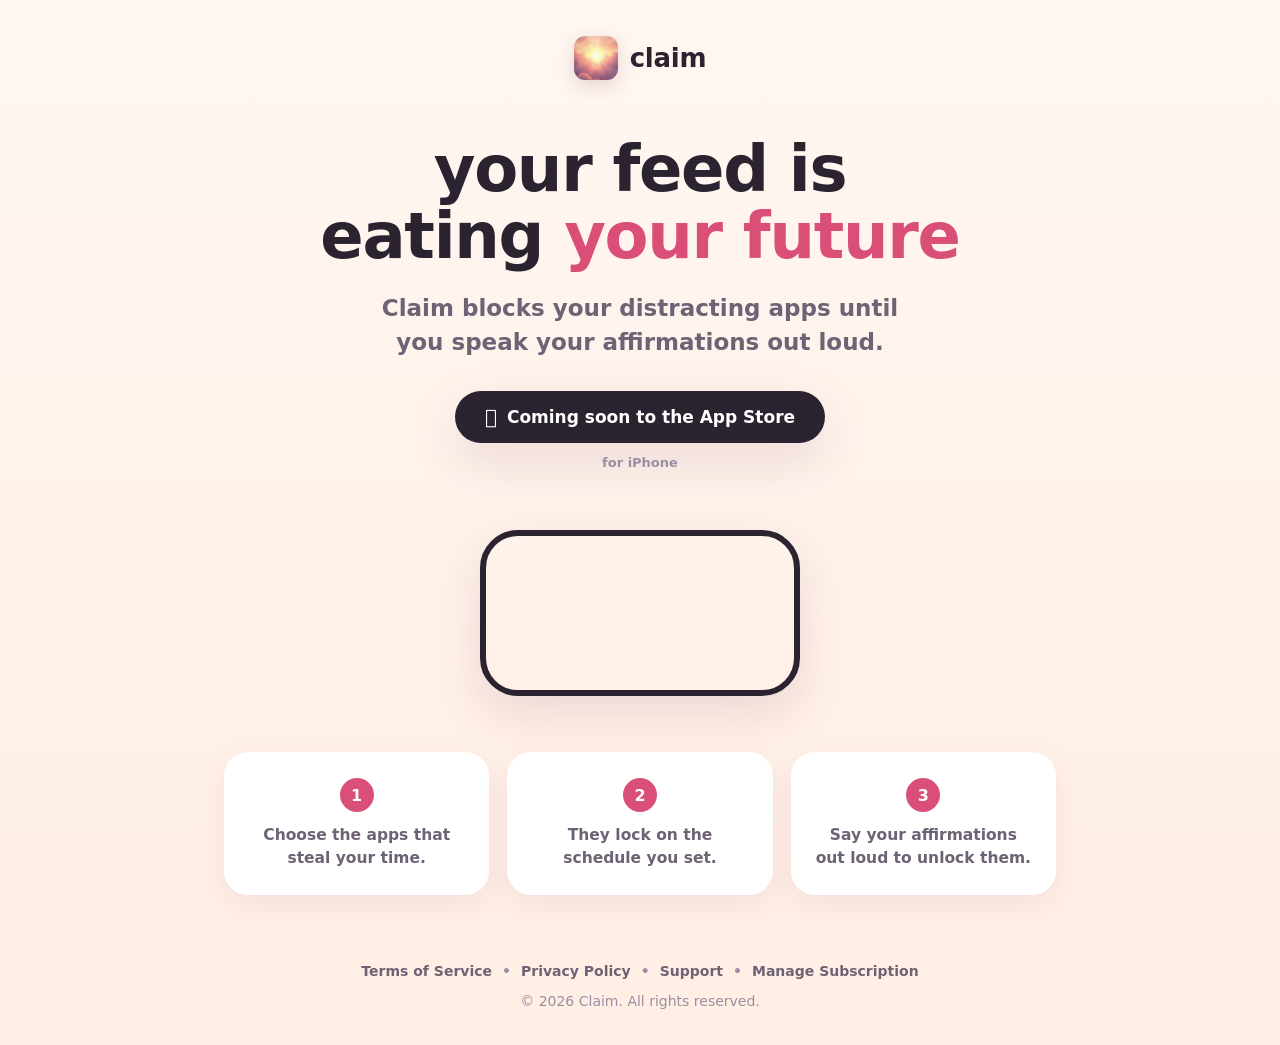
<file: index.html>
<!doctype html>
<html lang="en">
<head>
  <meta charset="utf-8">
  <meta name="viewport" content="width=device-width, initial-scale=1">
  <title>Claim — Affirmation &amp; Manifestation Screen Lock</title>
  <meta name="description" content="Claim blocks your distracting apps until you speak your affirmations out loud. Turn doomscrolling into a daily manifestation practice.">
  <link rel="canonical" href="https://claim-affirmations.com/">
  <link rel="icon" type="image/png" href="/assets/favicon.png">
  <link rel="apple-touch-icon" href="/assets/icon-192.png">
  <meta name="theme-color" content="#fff7f1">
  <meta property="og:type" content="website">
  <meta property="og:title" content="Claim — Affirmation &amp; Manifestation Screen Lock">
  <meta property="og:description" content="Block your distracting apps until you speak your affirmations out loud.">
  <meta property="og:url" content="https://claim-affirmations.com/">
  <meta property="og:image" content="https://claim-affirmations.com/assets/icon.png">
  <link rel="stylesheet" href="/styles.css">
</head>
<body>
  <header>
    <a href="/" aria-label="Claim home">
      <img src="/assets/icon-192.png" alt="" width="44" height="44">
      <span class="wordmark">claim</span>
    </a>
  </header>

  <main>
    <section class="hero">
      <h1>your feed is eating <span class="accent">your future</span></h1>
      <p class="solution">Claim blocks your distracting apps until you speak your affirmations out loud.</p>
      <a class="cta" href="#" aria-disabled="true">
        <span class="apple-glyph">&#63743;</span>
        Coming soon to the App&nbsp;Store
      </a>
      <span class="cta-note">for iPhone</span>
    </section>

    <section class="demo" aria-label="App preview">
      <video src="/assets/hero.mp4" autoplay muted loop playsinline aria-hidden="true"></video>
    </section>

    <section class="steps" aria-label="How it works">
      <div class="step">
        <span class="num">1</span>
        <p>Choose the apps that steal your time.</p>
      </div>
      <div class="step">
        <span class="num">2</span>
        <p>They lock on the schedule you set.</p>
      </div>
      <div class="step">
        <span class="num">3</span>
        <p>Say your affirmations out loud to unlock them.</p>
      </div>
    </section>
  </main>

  <footer>
    <nav>
      <a href="/terms/">Terms of Service</a>
      <span class="dot">&bull;</span>
      <a href="/privacy/">Privacy Policy</a>
      <span class="dot">&bull;</span>
      <a href="/support/">Support</a>
      <span class="dot">&bull;</span>
      <a href="https://apps.apple.com/account/subscriptions">Manage Subscription</a>
    </nav>
    <p>&copy; 2026 Claim. All rights reserved.</p>
  </footer>

  <script>
    // Respect Reduce Motion: stop the looping demo video.
    if (window.matchMedia("(prefers-reduced-motion: reduce)").matches) {
      document.querySelectorAll("video").forEach(function (v) { v.removeAttribute("autoplay"); v.pause(); });
    }
  </script>
</body>
</html>
</file>
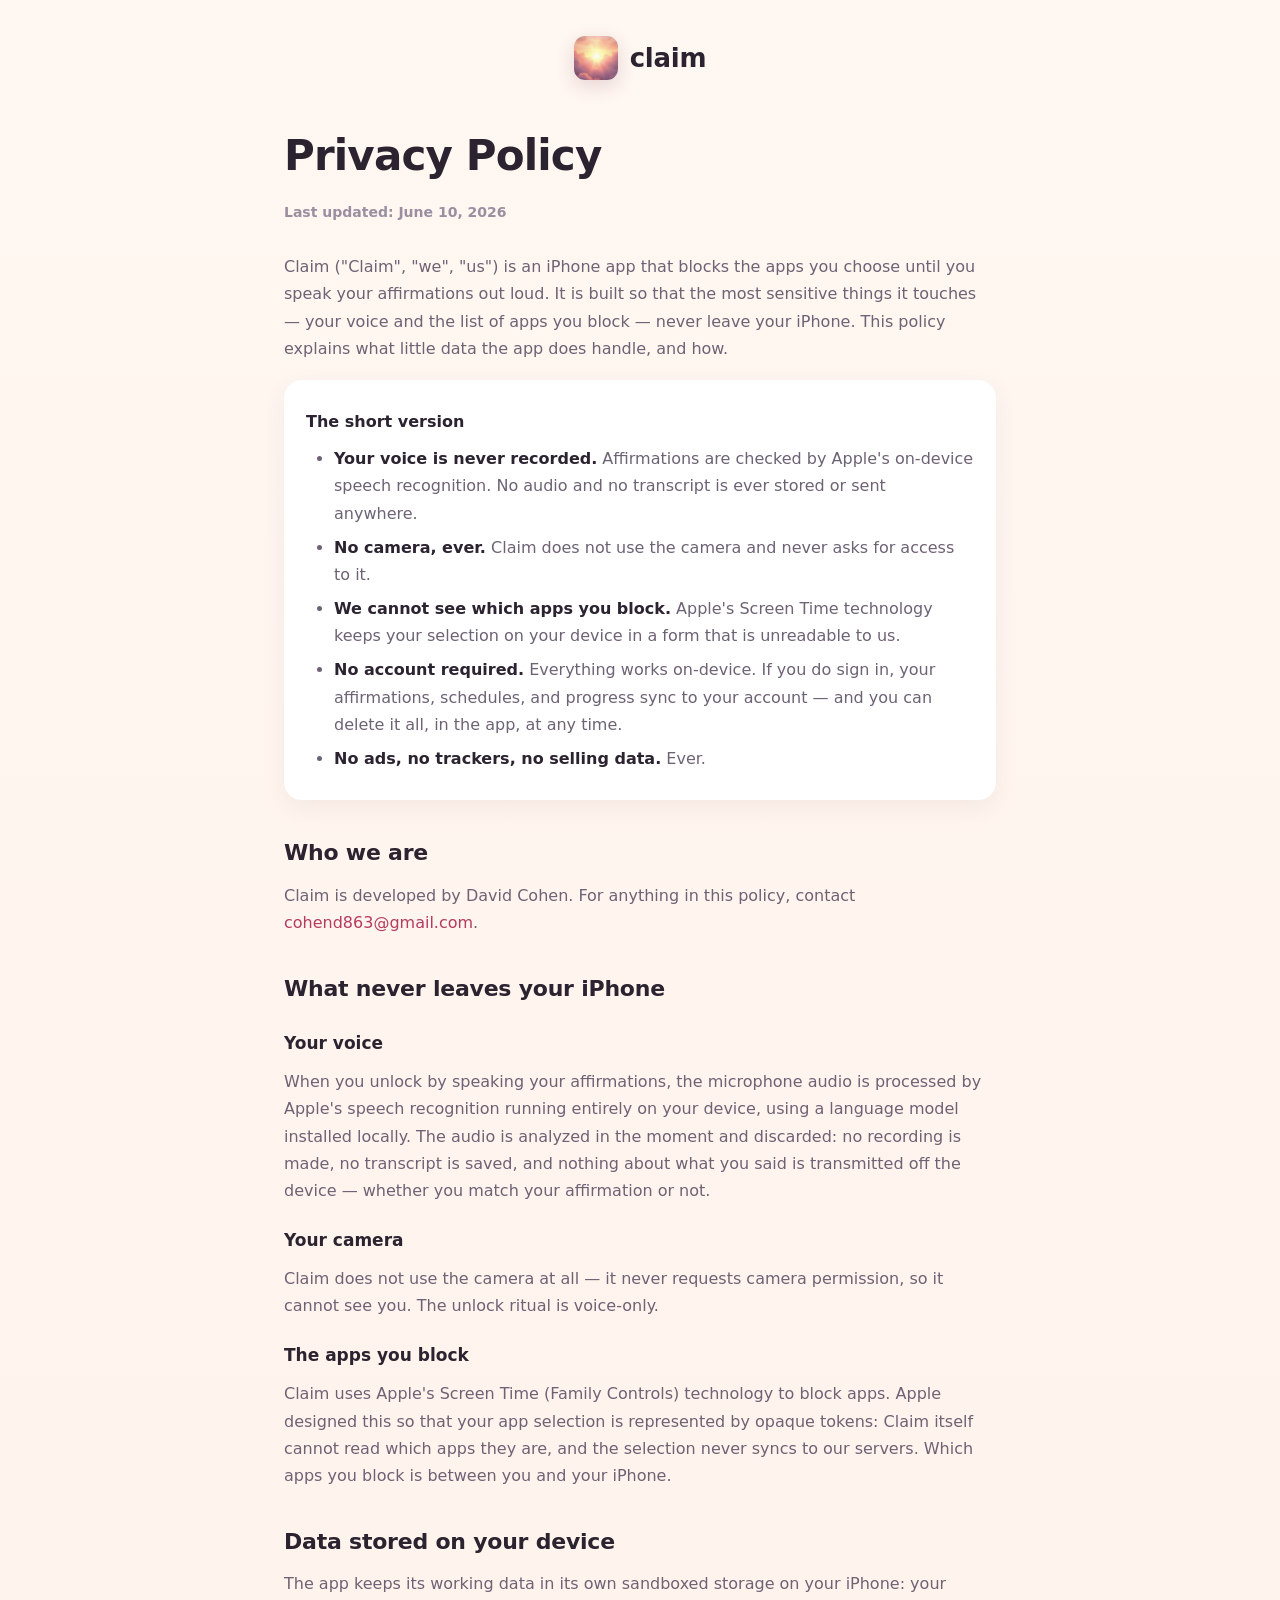
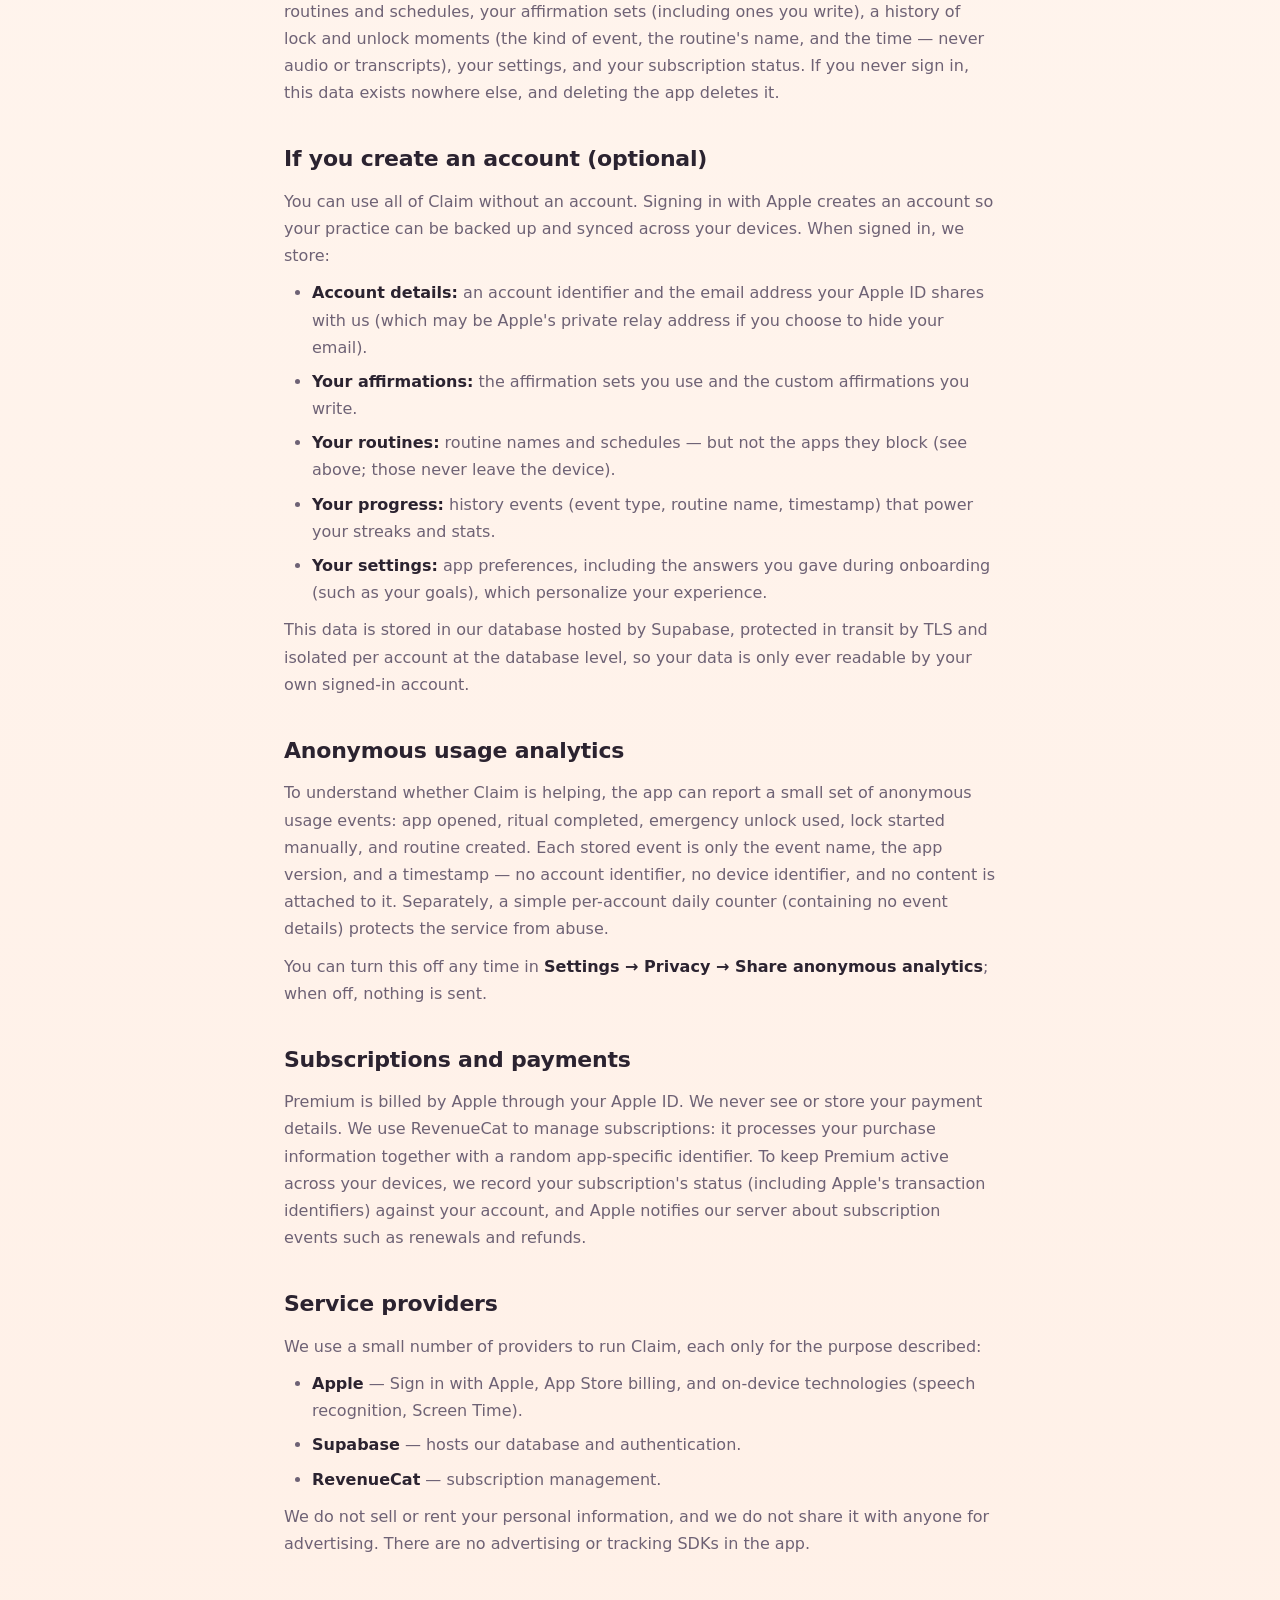
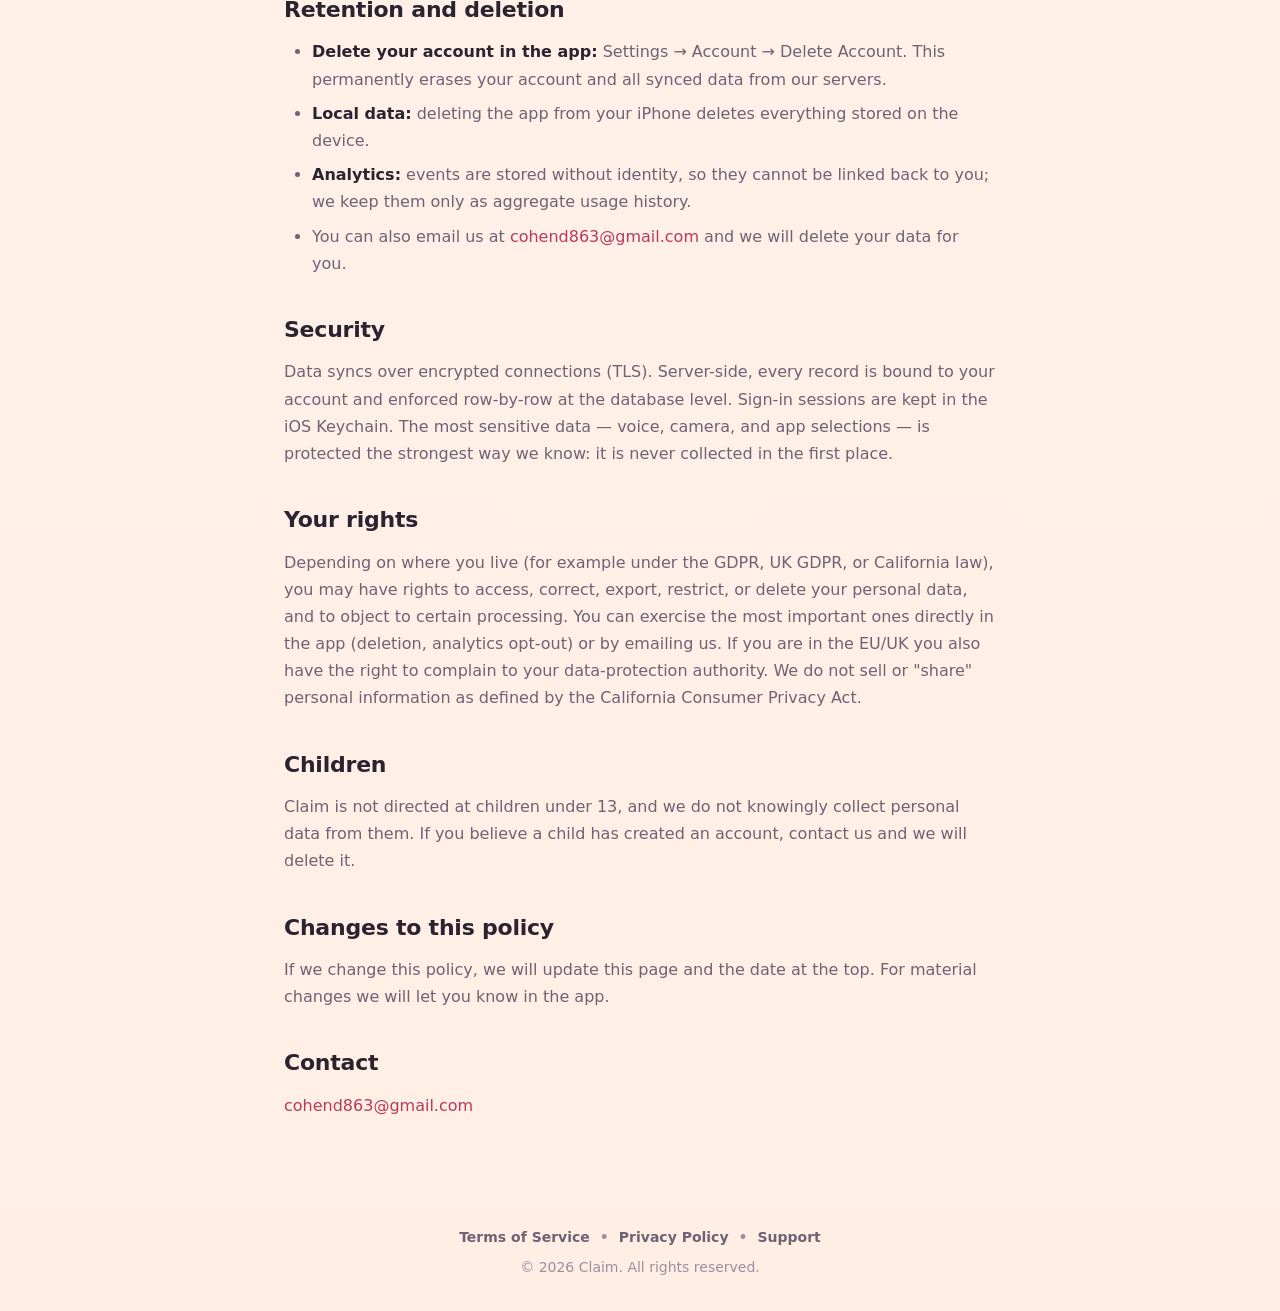
<file: privacy/index.html>
<!doctype html>
<html lang="en">
<head>
  <meta charset="utf-8">
  <meta name="viewport" content="width=device-width, initial-scale=1">
  <title>Privacy Policy — Claim</title>
  <meta name="description" content="How Claim handles your data: what never leaves your iPhone, what syncs if you sign in, and how to delete everything.">
  <link rel="canonical" href="https://claim-affirmations.com/privacy/">
  <link rel="icon" type="image/png" href="/assets/favicon.png">
  <meta name="theme-color" content="#fff7f1">
  <link rel="stylesheet" href="/styles.css">
</head>
<body>
  <header>
    <a href="/" aria-label="Claim home">
      <img src="/assets/icon-192.png" alt="" width="44" height="44">
      <span class="wordmark">claim</span>
    </a>
  </header>

  <main class="doc">
    <h1>Privacy Policy</h1>
    <p class="updated">Last updated: June 10, 2026</p>

    <p>Claim ("Claim", "we", "us") is an iPhone app that blocks the apps you choose until you speak
    your affirmations out loud. It is built so that the most sensitive things it touches — your voice
    and the list of apps you block — never leave your iPhone. This policy explains what little data
    the app does handle, and how.</p>

    <div class="callout">
      <p><strong>The short version</strong></p>
      <ul>
        <li><strong>Your voice is never recorded.</strong> Affirmations are checked by Apple's
        on-device speech recognition. No audio and no transcript is ever stored or sent anywhere.</li>
        <li><strong>No camera, ever.</strong> Claim does not use the camera and never asks for
        access to it.</li>
        <li><strong>We cannot see which apps you block.</strong> Apple's Screen Time technology keeps
        your selection on your device in a form that is unreadable to us.</li>
        <li><strong>No account required.</strong> Everything works on-device. If you do sign in, your
        affirmations, schedules, and progress sync to your account — and you can delete it all, in the
        app, at any time.</li>
        <li><strong>No ads, no trackers, no selling data.</strong> Ever.</li>
      </ul>
    </div>

    <h2>Who we are</h2>
    <p>Claim is developed by David Cohen. For anything in this policy, contact
    <a href="mailto:cohend863@gmail.com">cohend863@gmail.com</a>.</p>

    <h2>What never leaves your iPhone</h2>
    <h3>Your voice</h3>
    <p>When you unlock by speaking your affirmations, the microphone audio is processed by Apple's
    speech recognition running entirely on your device, using a language model installed locally.
    The audio is analyzed in the moment and discarded: no recording is made, no transcript is saved,
    and nothing about what you said is transmitted off the device — whether you match your affirmation
    or not.</p>
    <h3>Your camera</h3>
    <p>Claim does not use the camera at all — it never requests camera permission, so it cannot see
    you. The unlock ritual is voice-only.</p>
    <h3>The apps you block</h3>
    <p>Claim uses Apple's Screen Time (Family Controls) technology to block apps. Apple designed this
    so that your app selection is represented by opaque tokens: Claim itself cannot read which apps
    they are, and the selection never syncs to our servers. Which apps you block is between you and
    your iPhone.</p>

    <h2>Data stored on your device</h2>
    <p>The app keeps its working data in its own sandboxed storage on your iPhone: your routines and
    schedules, your affirmation sets (including ones you write), a history of lock and unlock moments
    (the kind of event, the routine's name, and the time — never audio or transcripts), your settings,
    and your subscription status. If you never sign in, this data exists nowhere else, and deleting
    the app deletes it.</p>

    <h2>If you create an account (optional)</h2>
    <p>You can use all of Claim without an account. Signing in with Apple creates an account so your
    practice can be backed up and synced across your devices. When signed in, we store:</p>
    <ul>
      <li><strong>Account details:</strong> an account identifier and the email address your Apple ID
      shares with us (which may be Apple's private relay address if you choose to hide your email).</li>
      <li><strong>Your affirmations:</strong> the affirmation sets you use and the custom affirmations
      you write.</li>
      <li><strong>Your routines:</strong> routine names and schedules — but not the apps they block
      (see above; those never leave the device).</li>
      <li><strong>Your progress:</strong> history events (event type, routine name, timestamp) that
      power your streaks and stats.</li>
      <li><strong>Your settings:</strong> app preferences, including the answers you gave during
      onboarding (such as your goals), which personalize your experience.</li>
    </ul>
    <p>This data is stored in our database hosted by Supabase, protected in transit by TLS and
    isolated per account at the database level, so your data is only ever readable by your own
    signed-in account.</p>

    <h2>Anonymous usage analytics</h2>
    <p>To understand whether Claim is helping, the app can report a small set of anonymous usage
    events: app opened, ritual completed, emergency unlock used, lock started manually, and routine
    created. Each stored event is only the event name, the app version, and a timestamp — no account
    identifier, no device identifier, and no content is attached to it. Separately, a simple
    per-account daily counter (containing no event details) protects the service from abuse.</p>
    <p>You can turn this off any time in <strong>Settings → Privacy → Share anonymous analytics</strong>;
    when off, nothing is sent.</p>

    <h2>Subscriptions and payments</h2>
    <p>Premium is billed by Apple through your Apple ID. We never see or store your payment details.
    We use RevenueCat to manage subscriptions: it processes your purchase information together with a
    random app-specific identifier. To keep Premium active across your devices, we record your
    subscription's status (including Apple's transaction identifiers) against your account, and Apple
    notifies our server about subscription events such as renewals and refunds.</p>

    <h2>Service providers</h2>
    <p>We use a small number of providers to run Claim, each only for the purpose described:</p>
    <ul>
      <li><strong>Apple</strong> — Sign in with Apple, App Store billing, and on-device technologies
      (speech recognition, Screen Time).</li>
      <li><strong>Supabase</strong> — hosts our database and authentication.</li>
      <li><strong>RevenueCat</strong> — subscription management.</li>
    </ul>
    <p>We do not sell or rent your personal information, and we do not share it with anyone for
    advertising. There are no advertising or tracking SDKs in the app.</p>

    <h2>Retention and deletion</h2>
    <ul>
      <li><strong>Delete your account in the app:</strong> Settings → Account → Delete Account. This
      permanently erases your account and all synced data from our servers.</li>
      <li><strong>Local data:</strong> deleting the app from your iPhone deletes everything stored on
      the device.</li>
      <li><strong>Analytics:</strong> events are stored without identity, so they cannot be linked
      back to you; we keep them only as aggregate usage history.</li>
      <li>You can also email us at
      <a href="mailto:cohend863@gmail.com">cohend863@gmail.com</a> and we will
      delete your data for you.</li>
    </ul>

    <h2>Security</h2>
    <p>Data syncs over encrypted connections (TLS). Server-side, every record is bound to your account
    and enforced row-by-row at the database level. Sign-in sessions are kept in the iOS Keychain. The
    most sensitive data — voice, camera, and app selections — is protected the strongest way we know:
    it is never collected in the first place.</p>

    <h2>Your rights</h2>
    <p>Depending on where you live (for example under the GDPR, UK GDPR, or California law), you may
    have rights to access, correct, export, restrict, or delete your personal data, and to object to
    certain processing. You can exercise the most important ones directly in the app (deletion,
    analytics opt-out) or by emailing us. If you are in the EU/UK you also have the right to complain
    to your data-protection authority. We do not sell or "share" personal information as defined by
    the California Consumer Privacy Act.</p>

    <h2>Children</h2>
    <p>Claim is not directed at children under 13, and we do not knowingly collect personal data from
    them. If you believe a child has created an account, contact us and we will delete it.</p>

    <h2>Changes to this policy</h2>
    <p>If we change this policy, we will update this page and the date at the top. For material
    changes we will let you know in the app.</p>

    <h2>Contact</h2>
    <p><a href="mailto:cohend863@gmail.com">cohend863@gmail.com</a></p>
  </main>

  <footer>
    <nav>
      <a href="/terms/">Terms of Service</a>
      <span class="dot">&bull;</span>
      <a href="/privacy/">Privacy Policy</a>
      <span class="dot">&bull;</span>
      <a href="/support/">Support</a>
    </nav>
    <p>&copy; 2026 Claim. All rights reserved.</p>
  </footer>
</body>
</html>
</file>
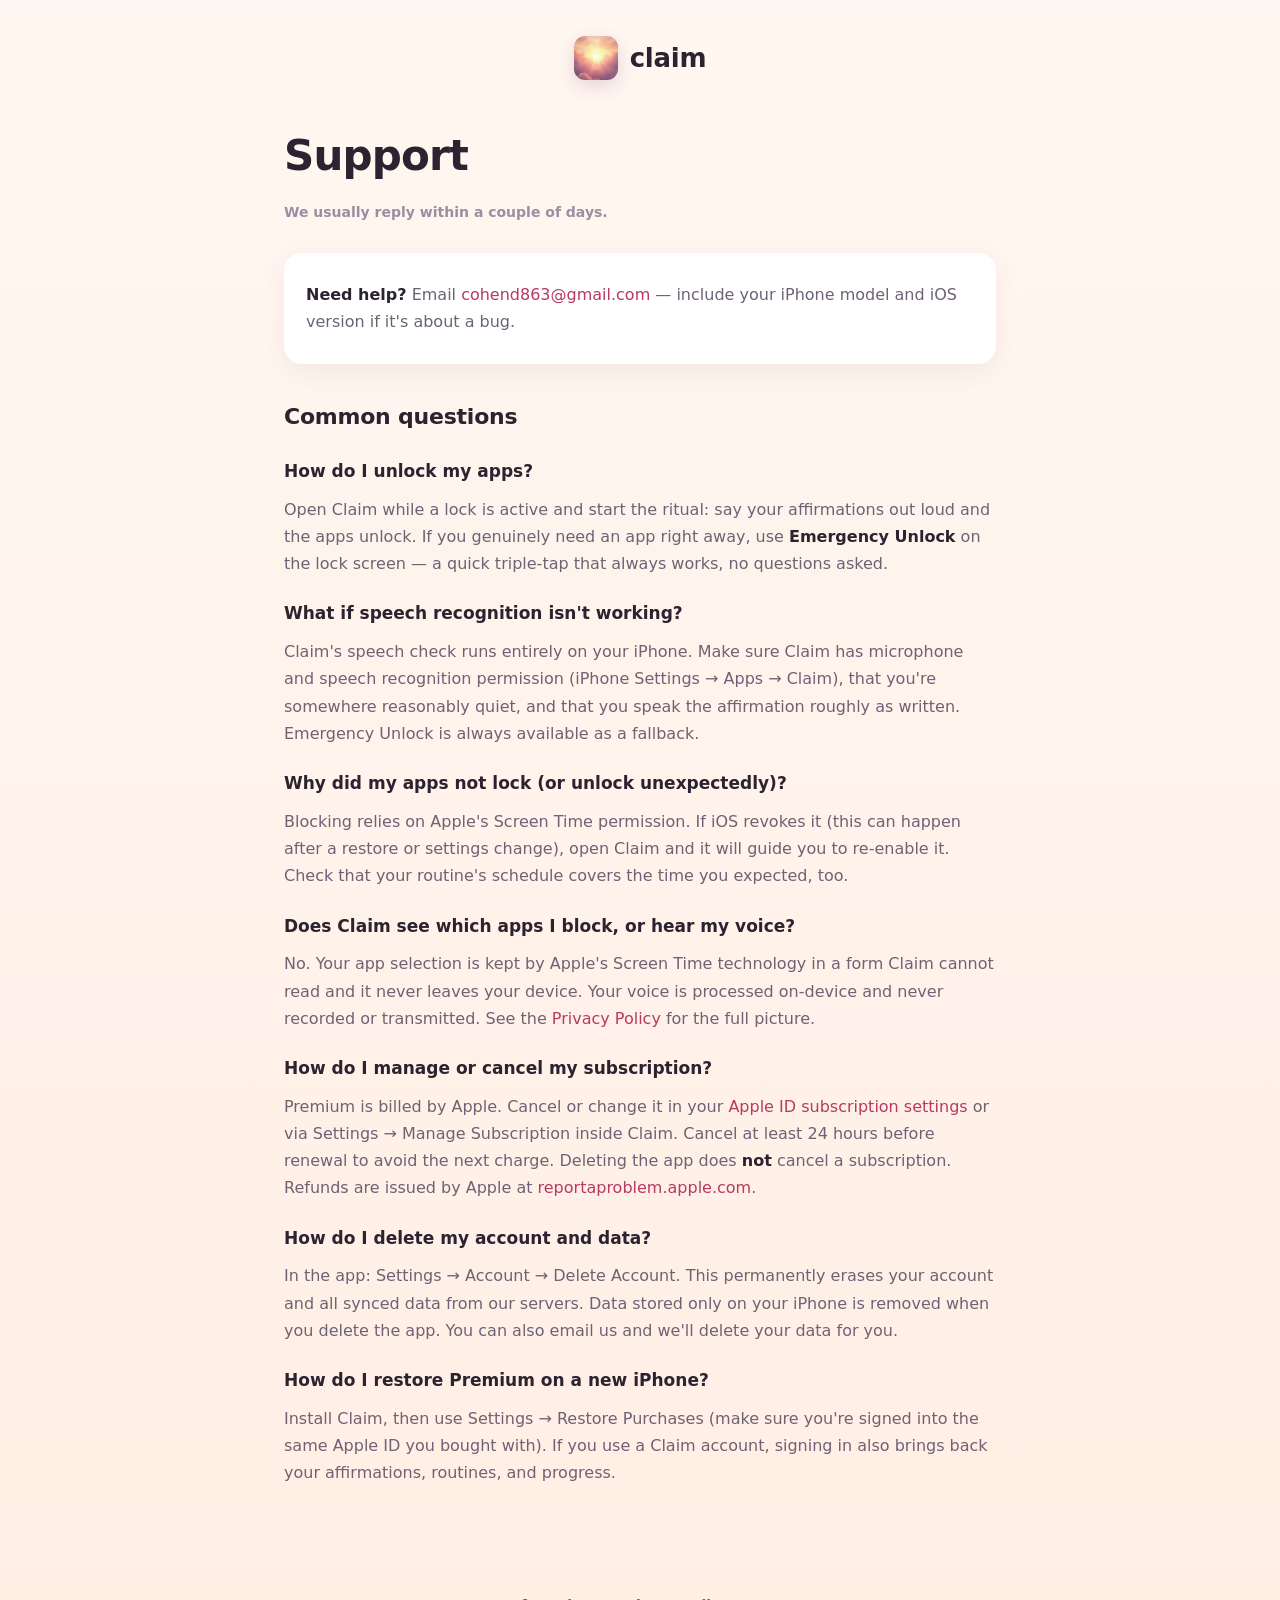
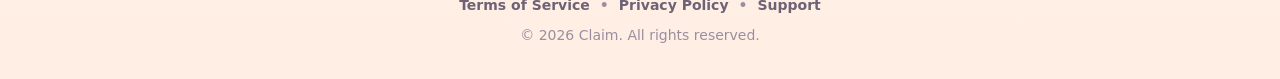
<file: support/index.html>
<!doctype html>
<html lang="en">
<head>
  <meta charset="utf-8">
  <meta name="viewport" content="width=device-width, initial-scale=1">
  <title>Support — Claim</title>
  <meta name="description" content="Get help with Claim: unlocking, subscriptions, account deletion, and contact.">
  <link rel="canonical" href="https://claim-affirmations.com/support/">
  <link rel="icon" type="image/png" href="/assets/favicon.png">
  <meta name="theme-color" content="#fff7f1">
  <link rel="stylesheet" href="/styles.css">
</head>
<body>
  <header>
    <a href="/" aria-label="Claim home">
      <img src="/assets/icon-192.png" alt="" width="44" height="44">
      <span class="wordmark">claim</span>
    </a>
  </header>

  <main class="doc">
    <h1>Support</h1>
    <p class="updated">We usually reply within a couple of days.</p>

    <div class="callout">
      <p><strong>Need help?</strong> Email
      <a href="mailto:cohend863@gmail.com">cohend863@gmail.com</a> — include
      your iPhone model and iOS version if it's about a bug.</p>
    </div>

    <h2>Common questions</h2>

    <h3>How do I unlock my apps?</h3>
    <p>Open Claim while a lock is active and start the ritual: say your affirmations out loud and the
    apps unlock. If you genuinely need an app right away, use <strong>Emergency Unlock</strong> on the
    lock screen — a quick triple-tap that always works, no questions asked.</p>

    <h3>What if speech recognition isn't working?</h3>
    <p>Claim's speech check runs entirely on your iPhone. Make sure Claim has microphone and speech
    recognition permission (iPhone Settings → Apps → Claim), that you're somewhere reasonably quiet,
    and that you speak the affirmation roughly as written. Emergency Unlock is always available as a
    fallback.</p>

    <h3>Why did my apps not lock (or unlock unexpectedly)?</h3>
    <p>Blocking relies on Apple's Screen Time permission. If iOS revokes it (this can happen after a
    restore or settings change), open Claim and it will guide you to re-enable it. Check that your
    routine's schedule covers the time you expected, too.</p>

    <h3>Does Claim see which apps I block, or hear my voice?</h3>
    <p>No. Your app selection is kept by Apple's Screen Time technology in a form Claim cannot read
    and it never leaves your device. Your voice is processed on-device and never recorded or
    transmitted. See the <a href="/privacy/">Privacy Policy</a> for the full picture.</p>

    <h3>How do I manage or cancel my subscription?</h3>
    <p>Premium is billed by Apple. Cancel or change it in your
    <a href="https://apps.apple.com/account/subscriptions">Apple ID subscription settings</a> or via
    Settings → Manage Subscription inside Claim. Cancel at least 24 hours before renewal to avoid the
    next charge. Deleting the app does <strong>not</strong> cancel a subscription. Refunds are issued
    by Apple at <a href="https://reportaproblem.apple.com">reportaproblem.apple.com</a>.</p>

    <h3>How do I delete my account and data?</h3>
    <p>In the app: Settings → Account → Delete Account. This permanently erases your account and all
    synced data from our servers. Data stored only on your iPhone is removed when you delete the app.
    You can also email us and we'll delete your data for you.</p>

    <h3>How do I restore Premium on a new iPhone?</h3>
    <p>Install Claim, then use Settings → Restore Purchases (make sure you're signed into the same
    Apple ID you bought with). If you use a Claim account, signing in also brings back your
    affirmations, routines, and progress.</p>
  </main>

  <footer>
    <nav>
      <a href="/terms/">Terms of Service</a>
      <span class="dot">&bull;</span>
      <a href="/privacy/">Privacy Policy</a>
      <span class="dot">&bull;</span>
      <a href="/support/">Support</a>
    </nav>
    <p>&copy; 2026 Claim. All rights reserved.</p>
  </footer>
</body>
</html>
</file>
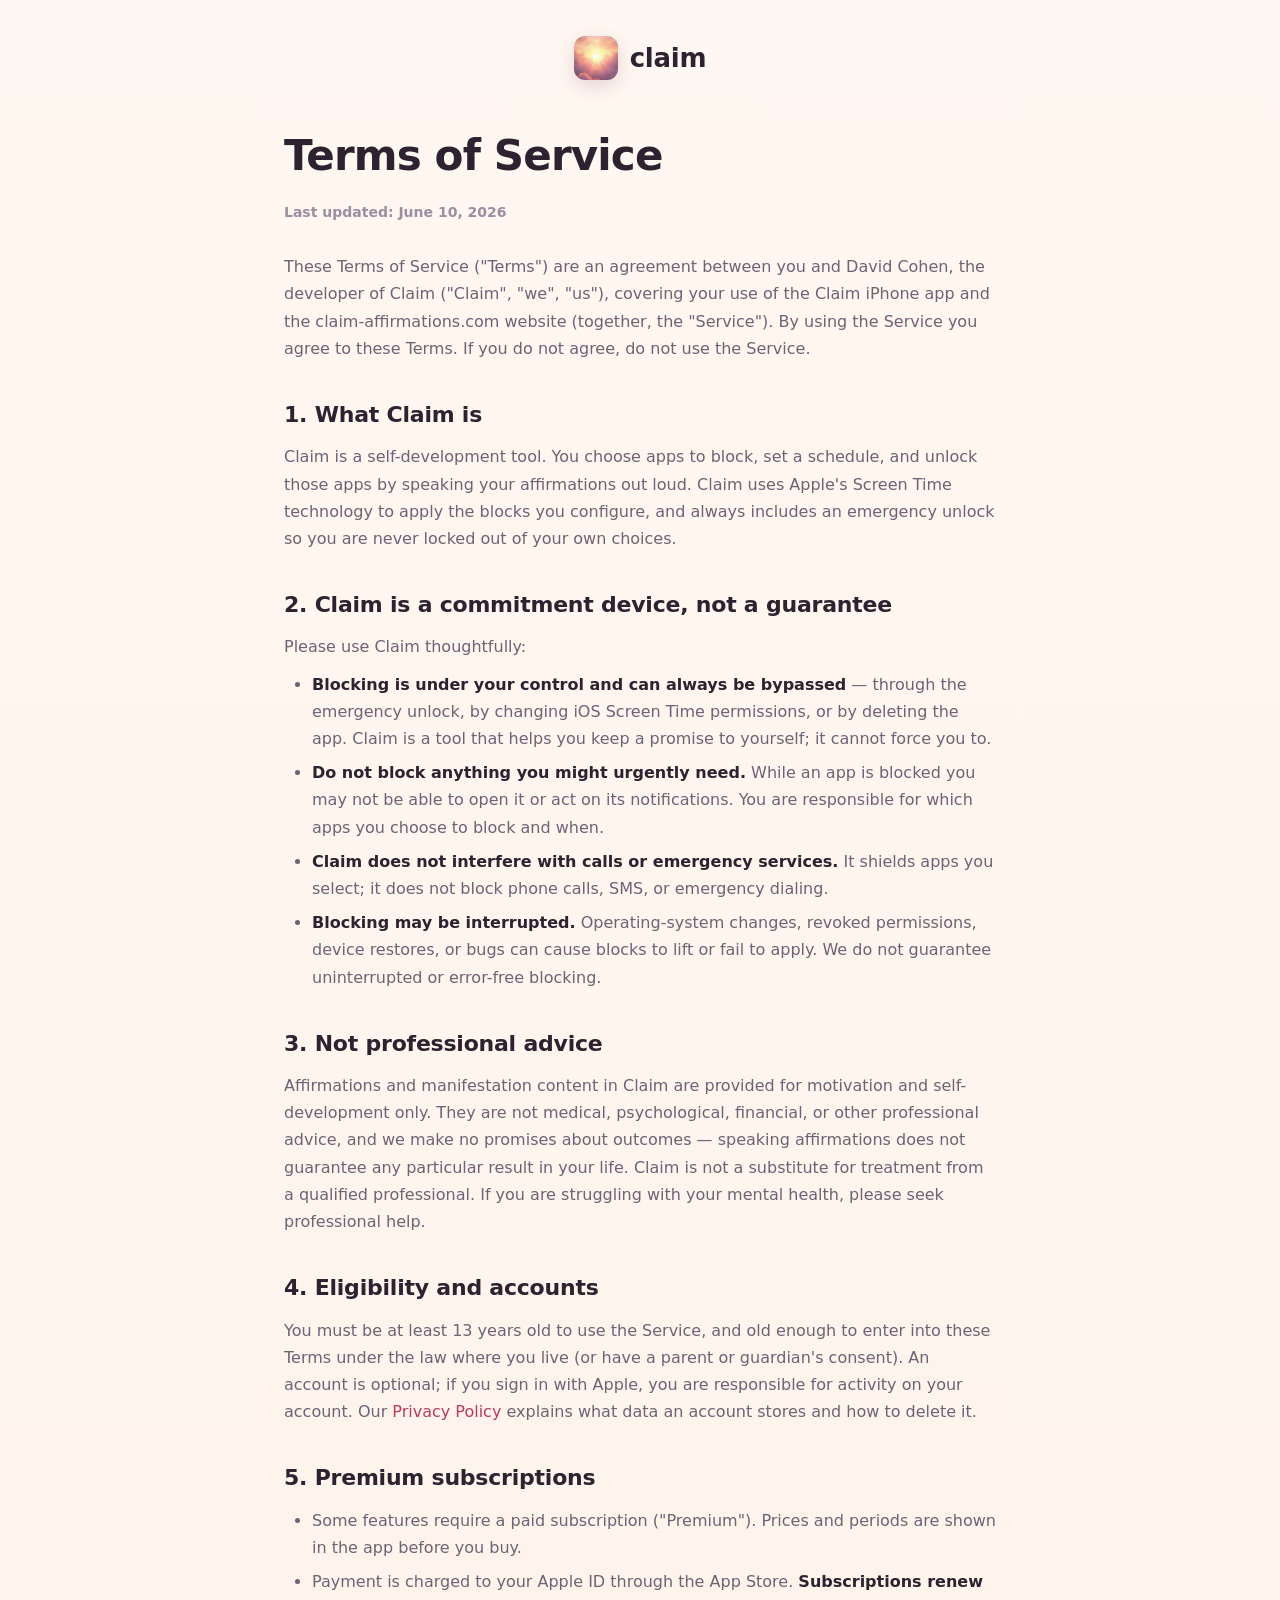
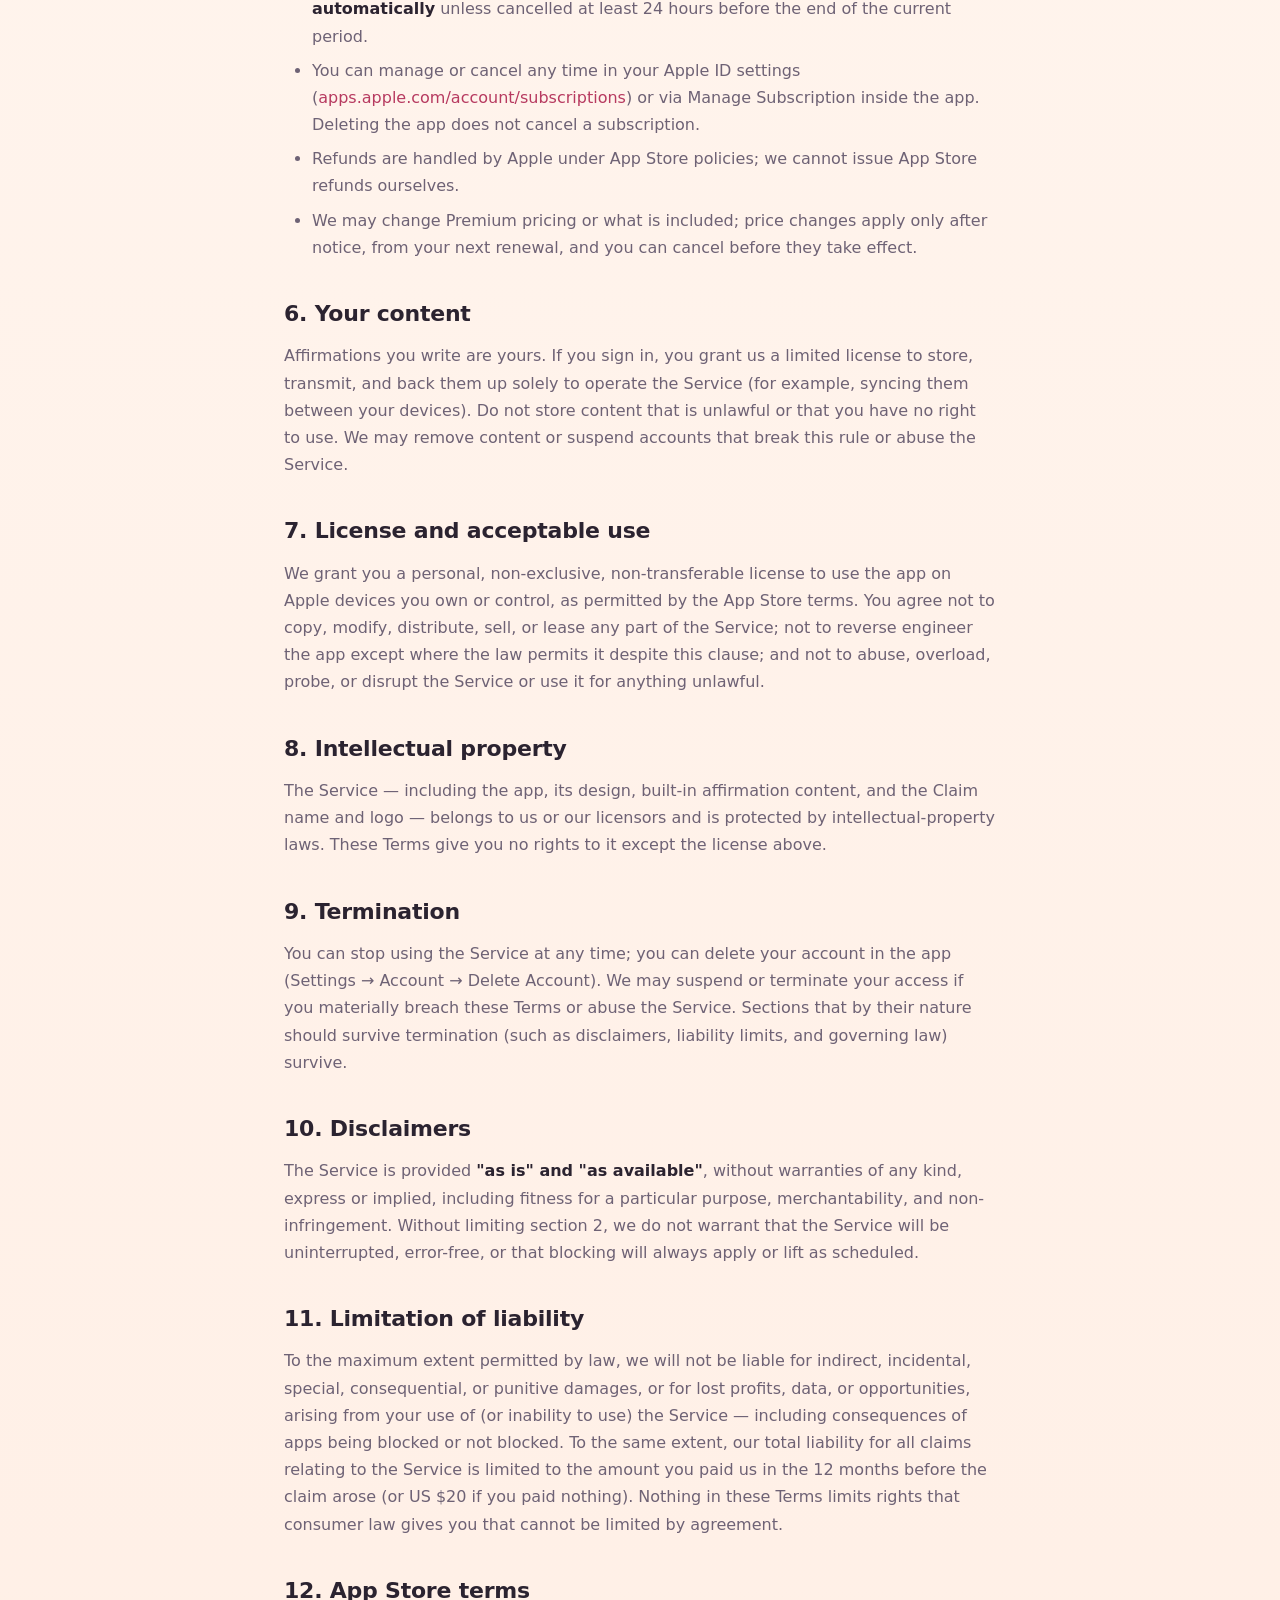
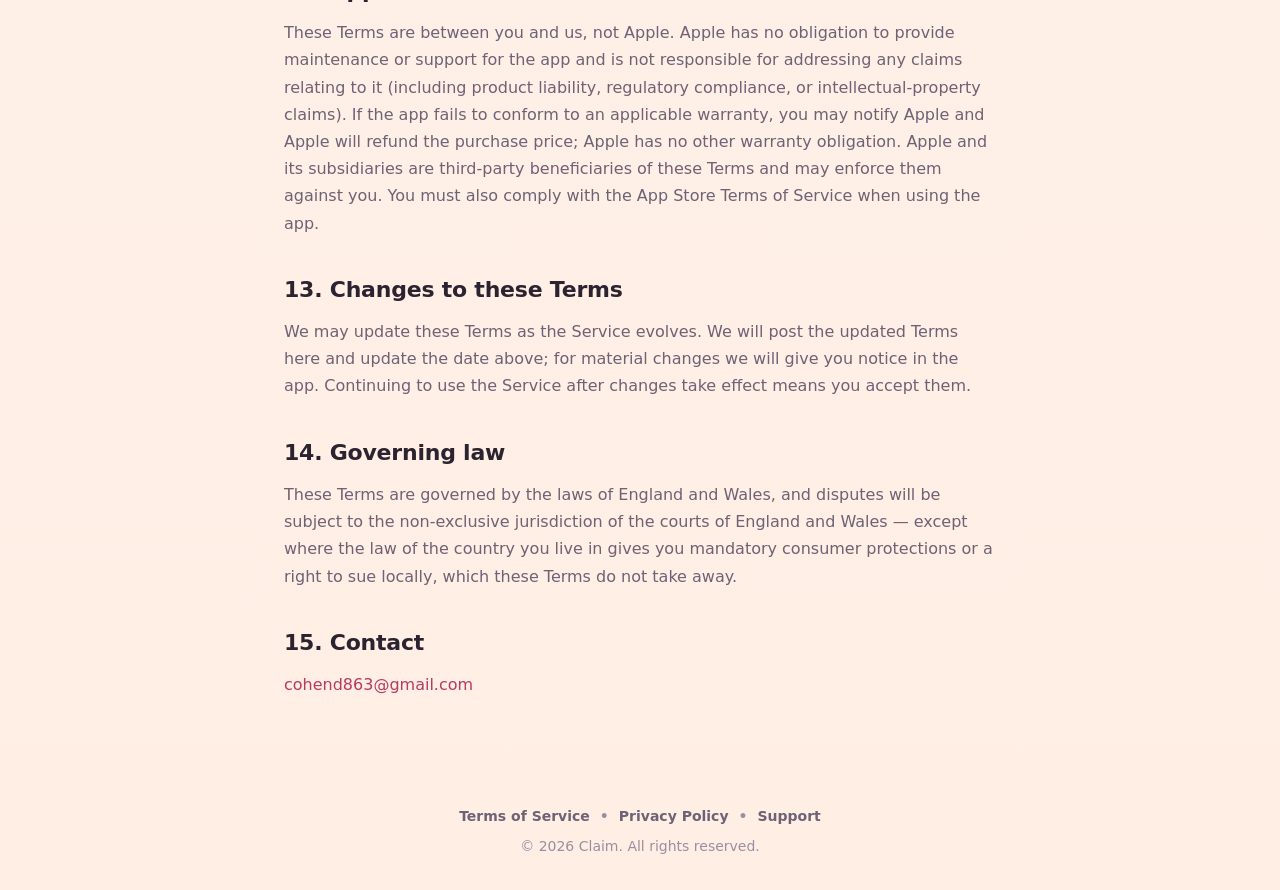
<file: terms/index.html>
<!doctype html>
<html lang="en">
<head>
  <meta charset="utf-8">
  <meta name="viewport" content="width=device-width, initial-scale=1">
  <title>Terms of Service — Claim</title>
  <meta name="description" content="The terms that govern your use of the Claim app and claim-affirmations.com.">
  <link rel="canonical" href="https://claim-affirmations.com/terms/">
  <link rel="icon" type="image/png" href="/assets/favicon.png">
  <meta name="theme-color" content="#fff7f1">
  <link rel="stylesheet" href="/styles.css">
</head>
<body>
  <header>
    <a href="/" aria-label="Claim home">
      <img src="/assets/icon-192.png" alt="" width="44" height="44">
      <span class="wordmark">claim</span>
    </a>
  </header>

  <main class="doc">
    <h1>Terms of Service</h1>
    <p class="updated">Last updated: June 10, 2026</p>

    <p>These Terms of Service ("Terms") are an agreement between you and David Cohen, the developer
    of Claim ("Claim", "we", "us"), covering your use of the Claim iPhone app and the
    claim-affirmations.com website (together, the "Service"). By using the Service you agree to these
    Terms. If you do not agree, do not use the Service.</p>

    <h2>1. What Claim is</h2>
    <p>Claim is a self-development tool. You choose apps to block, set a schedule, and unlock those
    apps by speaking your affirmations out loud. Claim uses Apple's Screen Time technology to apply
    the blocks you configure, and always includes an emergency unlock so you are never locked out of
    your own choices.</p>

    <h2>2. Claim is a commitment device, not a guarantee</h2>
    <p>Please use Claim thoughtfully:</p>
    <ul>
      <li><strong>Blocking is under your control and can always be bypassed</strong> — through the
      emergency unlock, by changing iOS Screen Time permissions, or by deleting the app. Claim is a
      tool that helps you keep a promise to yourself; it cannot force you to.</li>
      <li><strong>Do not block anything you might urgently need.</strong> While an app is blocked you
      may not be able to open it or act on its notifications. You are responsible for which apps you
      choose to block and when.</li>
      <li><strong>Claim does not interfere with calls or emergency services.</strong> It shields apps
      you select; it does not block phone calls, SMS, or emergency dialing.</li>
      <li><strong>Blocking may be interrupted.</strong> Operating-system changes, revoked permissions,
      device restores, or bugs can cause blocks to lift or fail to apply. We do not guarantee
      uninterrupted or error-free blocking.</li>
    </ul>

    <h2>3. Not professional advice</h2>
    <p>Affirmations and manifestation content in Claim are provided for motivation and
    self-development only. They are not medical, psychological, financial, or other professional
    advice, and we make no promises about outcomes — speaking affirmations does not guarantee any
    particular result in your life. Claim is not a substitute for treatment from a qualified
    professional. If you are struggling with your mental health, please seek professional help.</p>

    <h2>4. Eligibility and accounts</h2>
    <p>You must be at least 13 years old to use the Service, and old enough to enter into these Terms
    under the law where you live (or have a parent or guardian's consent). An account is optional;
    if you sign in with Apple, you are responsible for activity on your account. Our
    <a href="/privacy/">Privacy Policy</a> explains what data an account stores and how to delete
    it.</p>

    <h2>5. Premium subscriptions</h2>
    <ul>
      <li>Some features require a paid subscription ("Premium"). Prices and periods are shown in the
      app before you buy.</li>
      <li>Payment is charged to your Apple ID through the App Store. <strong>Subscriptions renew
      automatically</strong> unless cancelled at least 24 hours before the end of the current period.</li>
      <li>You can manage or cancel any time in your Apple ID settings
      (<a href="https://apps.apple.com/account/subscriptions">apps.apple.com/account/subscriptions</a>)
      or via Manage Subscription inside the app. Deleting the app does not cancel a subscription.</li>
      <li>Refunds are handled by Apple under App Store policies; we cannot issue App Store refunds
      ourselves.</li>
      <li>We may change Premium pricing or what is included; price changes apply only after notice,
      from your next renewal, and you can cancel before they take effect.</li>
    </ul>

    <h2>6. Your content</h2>
    <p>Affirmations you write are yours. If you sign in, you grant us a limited license to store,
    transmit, and back them up solely to operate the Service (for example, syncing them between your
    devices). Do not store content that is unlawful or that you have no right to use. We may remove
    content or suspend accounts that break this rule or abuse the Service.</p>

    <h2>7. License and acceptable use</h2>
    <p>We grant you a personal, non-exclusive, non-transferable license to use the app on Apple
    devices you own or control, as permitted by the App Store terms. You agree not to copy, modify,
    distribute, sell, or lease any part of the Service; not to reverse engineer the app except where
    the law permits it despite this clause; and not to abuse, overload, probe, or disrupt the Service
    or use it for anything unlawful.</p>

    <h2>8. Intellectual property</h2>
    <p>The Service — including the app, its design, built-in affirmation content, and the Claim name
    and logo — belongs to us or our licensors and is protected by intellectual-property laws. These
    Terms give you no rights to it except the license above.</p>

    <h2>9. Termination</h2>
    <p>You can stop using the Service at any time; you can delete your account in the app (Settings →
    Account → Delete Account). We may suspend or terminate your access if you materially breach these
    Terms or abuse the Service. Sections that by their nature should survive termination (such as
    disclaimers, liability limits, and governing law) survive.</p>

    <h2>10. Disclaimers</h2>
    <p>The Service is provided <strong>"as is" and "as available"</strong>, without warranties of any
    kind, express or implied, including fitness for a particular purpose, merchantability, and
    non-infringement. Without limiting section 2, we do not warrant that the Service will be
    uninterrupted, error-free, or that blocking will always apply or lift as scheduled.</p>

    <h2>11. Limitation of liability</h2>
    <p>To the maximum extent permitted by law, we will not be liable for indirect, incidental,
    special, consequential, or punitive damages, or for lost profits, data, or opportunities, arising
    from your use of (or inability to use) the Service — including consequences of apps being blocked
    or not blocked. To the same extent, our total liability for all claims relating to the Service is
    limited to the amount you paid us in the 12 months before the claim arose (or US&nbsp;$20 if you
    paid nothing). Nothing in these Terms limits rights that consumer law gives you that cannot be
    limited by agreement.</p>

    <h2>12. App Store terms</h2>
    <p>These Terms are between you and us, not Apple. Apple has no obligation to provide maintenance
    or support for the app and is not responsible for addressing any claims relating to it (including
    product liability, regulatory compliance, or intellectual-property claims). If the app fails to
    conform to an applicable warranty, you may notify Apple and Apple will refund the purchase price;
    Apple has no other warranty obligation. Apple and its subsidiaries are third-party beneficiaries
    of these Terms and may enforce them against you. You must also comply with the App Store Terms of
    Service when using the app.</p>

    <h2>13. Changes to these Terms</h2>
    <p>We may update these Terms as the Service evolves. We will post the updated Terms here and
    update the date above; for material changes we will give you notice in the app. Continuing to use
    the Service after changes take effect means you accept them.</p>

    <h2>14. Governing law</h2>
    <p>These Terms are governed by the laws of England and Wales, and disputes will be subject to
    the non-exclusive jurisdiction of the courts of England and Wales — except where the law of the
    country you live in gives you mandatory consumer protections or a right to sue locally, which
    these Terms do not take away.</p>

    <h2>15. Contact</h2>
    <p><a href="mailto:cohend863@gmail.com">cohend863@gmail.com</a></p>
  </main>

  <footer>
    <nav>
      <a href="/terms/">Terms of Service</a>
      <span class="dot">&bull;</span>
      <a href="/privacy/">Privacy Policy</a>
      <span class="dot">&bull;</span>
      <a href="/support/">Support</a>
    </nav>
    <p>&copy; 2026 Claim. All rights reserved.</p>
  </footer>
</body>
</html>
</file>
<file: styles.css>
/* Claim — claim-affirmations.com
   Warm, soft, rounded: matches the app's cream/rose look. No frameworks, no build step. */

:root {
  --bg: #fff7f1;
  --bg-deep: #ffeee4;
  --ink: #2b2330;
  --ink-soft: #6e6275;
  --ink-faint: #9a8fa1;
  --rose: #d94f77;
  --rose-deep: #b73a60;
  --card: #ffffff;
  --radius: 24px;
  --shadow: 0 18px 50px rgba(120, 60, 90, 0.14);
}

* { margin: 0; padding: 0; box-sizing: border-box; }

html { scroll-behavior: smooth; }

body {
  font-family: ui-rounded, "SF Pro Rounded", -apple-system, BlinkMacSystemFont, "Segoe UI", system-ui, sans-serif;
  background: linear-gradient(180deg, var(--bg) 0%, var(--bg-deep) 100%);
  color: var(--ink);
  min-height: 100vh;
  display: flex;
  flex-direction: column;
  -webkit-font-smoothing: antialiased;
}

a { color: var(--rose-deep); text-decoration: none; }
a:hover { text-decoration: underline; }

/* Header */
header {
  display: flex;
  align-items: center;
  justify-content: center;
  gap: 12px;
  padding: 36px 24px 0;
}
header img {
  width: 44px;
  height: 44px;
  border-radius: 11px;
  box-shadow: 0 6px 18px rgba(120, 60, 90, 0.18);
}
header .wordmark {
  font-size: 26px;
  font-weight: 800;
  letter-spacing: -0.01em;
  color: var(--ink);
}
header a { text-decoration: none; display: flex; align-items: center; gap: 12px; }
header a:hover { text-decoration: none; }

/* Hero */
main { flex: 1; }

.hero {
  max-width: 760px;
  margin: 0 auto;
  padding: 56px 24px 24px;
  text-align: center;
}
.hero h1 {
  font-size: clamp(40px, 8vw, 64px);
  font-weight: 900;
  line-height: 1.05;
  letter-spacing: -0.02em;
  text-wrap: balance;
}
.hero h1 .accent { color: var(--rose); }
.hero .solution {
  margin-top: 22px;
  font-size: clamp(18px, 3.4vw, 23px);
  font-weight: 600;
  color: var(--ink-soft);
  line-height: 1.45;
  text-wrap: balance;
}

/* CTA */
.cta {
  display: inline-flex;
  align-items: center;
  gap: 10px;
  margin-top: 32px;
  padding: 16px 30px;
  background: var(--ink);
  color: #fff;
  border-radius: 999px;
  font-size: 17px;
  font-weight: 700;
  box-shadow: var(--shadow);
  transition: transform 0.15s ease;
}
.cta:hover { transform: scale(1.03); text-decoration: none; }
.cta .apple-glyph { font-size: 20px; line-height: 1; }
.cta-note {
  display: block;
  margin-top: 12px;
  font-size: 13px;
  font-weight: 600;
  color: var(--ink-faint);
}

/* Demo video */
.demo {
  display: flex;
  justify-content: center;
  padding: 36px 24px 8px;
}
.demo video {
  width: min(320px, 78vw);
  border-radius: 38px;
  border: 6px solid var(--ink);
  box-shadow: var(--shadow);
  display: block;
}

/* Steps */
.steps {
  max-width: 880px;
  margin: 0 auto;
  padding: 48px 24px 24px;
  display: grid;
  grid-template-columns: repeat(3, 1fr);
  gap: 18px;
}
.step {
  background: var(--card);
  border-radius: var(--radius);
  padding: 26px 22px;
  text-align: center;
  box-shadow: 0 10px 30px rgba(120, 60, 90, 0.08);
}
.step .num {
  display: inline-grid;
  place-items: center;
  width: 34px;
  height: 34px;
  border-radius: 50%;
  background: var(--rose);
  color: #fff;
  font-weight: 800;
  font-size: 16px;
  margin-bottom: 12px;
}
.step p { font-size: 15.5px; font-weight: 600; color: var(--ink-soft); line-height: 1.45; }
@media (max-width: 640px) {
  .steps { grid-template-columns: 1fr; max-width: 420px; }
}

/* Footer */
footer {
  text-align: center;
  padding: 44px 24px 36px;
  font-size: 14px;
  color: var(--ink-faint);
}
footer nav {
  display: flex;
  flex-wrap: wrap;
  justify-content: center;
  gap: 8px 10px;
  margin-bottom: 14px;
  font-weight: 600;
}
footer nav a { color: var(--ink-soft); }
footer nav .dot { color: var(--ink-faint); user-select: none; }

/* Legal / document pages */
.doc {
  max-width: 760px;
  margin: 0 auto;
  padding: 40px 24px 56px;
  line-height: 1.7;
}
.doc h1 {
  font-size: clamp(30px, 6vw, 42px);
  font-weight: 900;
  letter-spacing: -0.02em;
  margin-bottom: 6px;
}
.doc .updated { color: var(--ink-faint); font-weight: 600; font-size: 14px; margin-bottom: 28px; }
.doc h2 { font-size: 22px; font-weight: 800; margin: 34px 0 10px; letter-spacing: -0.01em; }
.doc h3 { font-size: 17px; font-weight: 700; margin: 22px 0 8px; }
.doc p { margin: 10px 0; color: var(--ink-soft); }
.doc li { margin: 7px 0 7px 4px; color: var(--ink-soft); }
.doc ul, .doc ol { padding-left: 24px; margin: 10px 0; }
.doc strong { color: var(--ink); }
.doc .callout {
  background: var(--card);
  border-radius: 18px;
  padding: 18px 22px;
  margin: 18px 0;
  box-shadow: 0 8px 24px rgba(120, 60, 90, 0.07);
}
</file>
